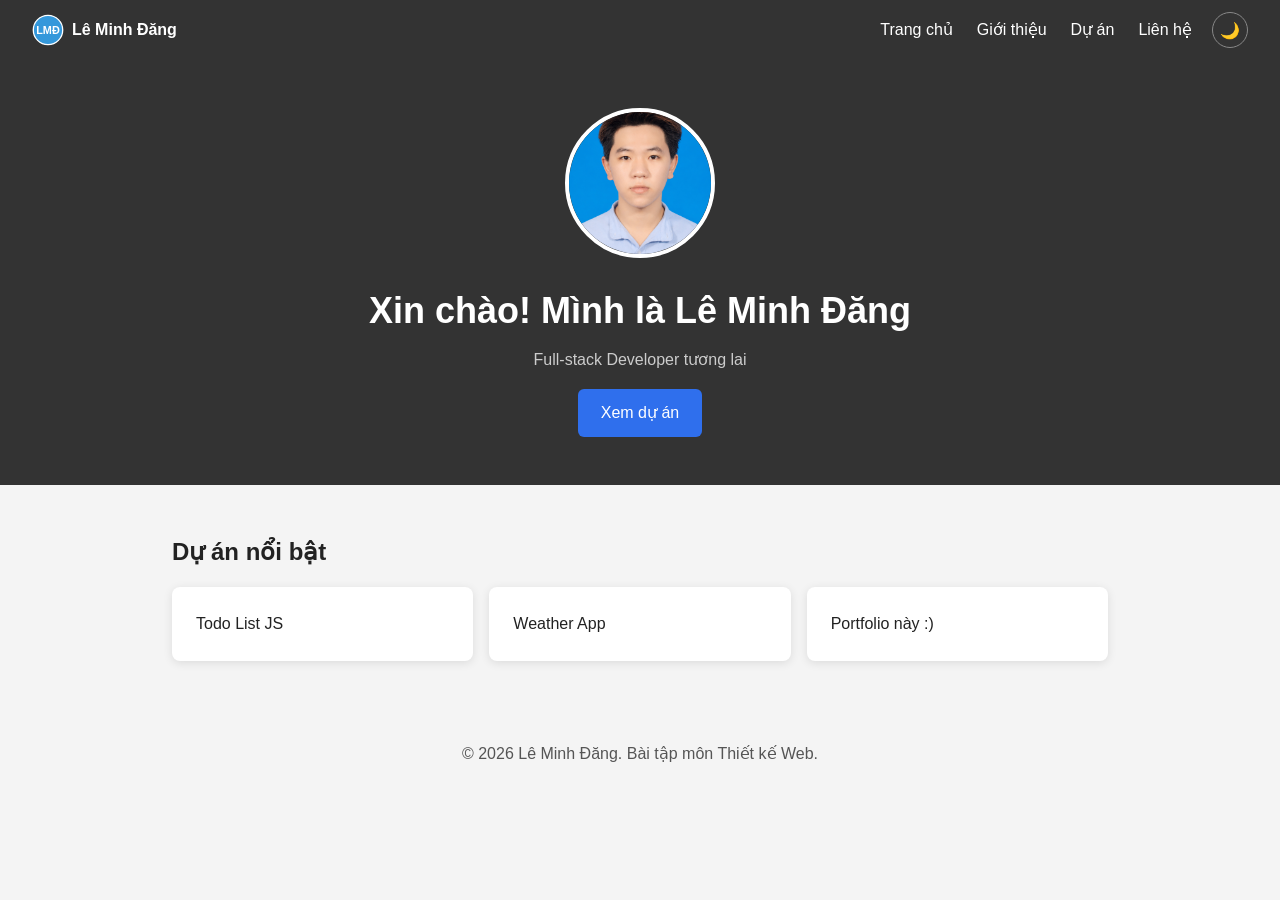
<file: index.html>
<!DOCTYPE html>
<html lang="vi">
<head>
<meta charset="UTF-8">
<meta name="viewport" content="width=device-width, initial-scale=1.0">
<title>Trang chủ - Lê Minh Đăng</title>
<meta name="description" content="Portfolio của Lê Minh Đăng - sinh viên thiết kế web">
<link rel="stylesheet" href="style.css">
<script>try{var t=localStorage.getItem('theme');if(t)document.documentElement.dataset.theme=t;else if(matchMedia('(prefers-color-scheme: dark)').matches)document.documentElement.dataset.theme='dark'}catch(e){}</script>
</head>
<body>
<nav>
  <a href="index.html" class="brand"><img src="logo.svg" alt="Logo Lê Minh Đăng"><span>Lê Minh Đăng</span></a>
  <div class="links">
    <a href="index.html">Trang chủ</a>
    <a href="about.html">Giới thiệu</a>
    <a href="projects.html">Dự án</a>
    <a href="contact.html">Liên hệ</a>
    <button id="theme-toggle" type="button" aria-label="Đổi giao diện sáng/tối">🌙</button>
  </div>
</nav>
<header class="hero">
  <img src="avatar.jpg" alt="Ảnh chân dung Lê Minh Đăng" class="avatar">
  <h1>Xin chào! Mình là Lê Minh Đăng</h1>
  <p>Full-stack Developer tương lai</p>
  <a class="btn" href="projects.html">Xem dự án</a>
</header>
<main>
  <section class="reveal">
    <h2>Dự án nổi bật</h2>
    <div class="grid">
      <div class="card">Todo List JS</div>
      <div class="card">Weather App</div>
      <div class="card">Portfolio này :)</div>
    </div>
  </section>
</main>
<footer>© 2026 Lê Minh Đăng. Bài tập môn Thiết kế Web.</footer>
<script src="script.js"></script>
</body>
</html>
</file>
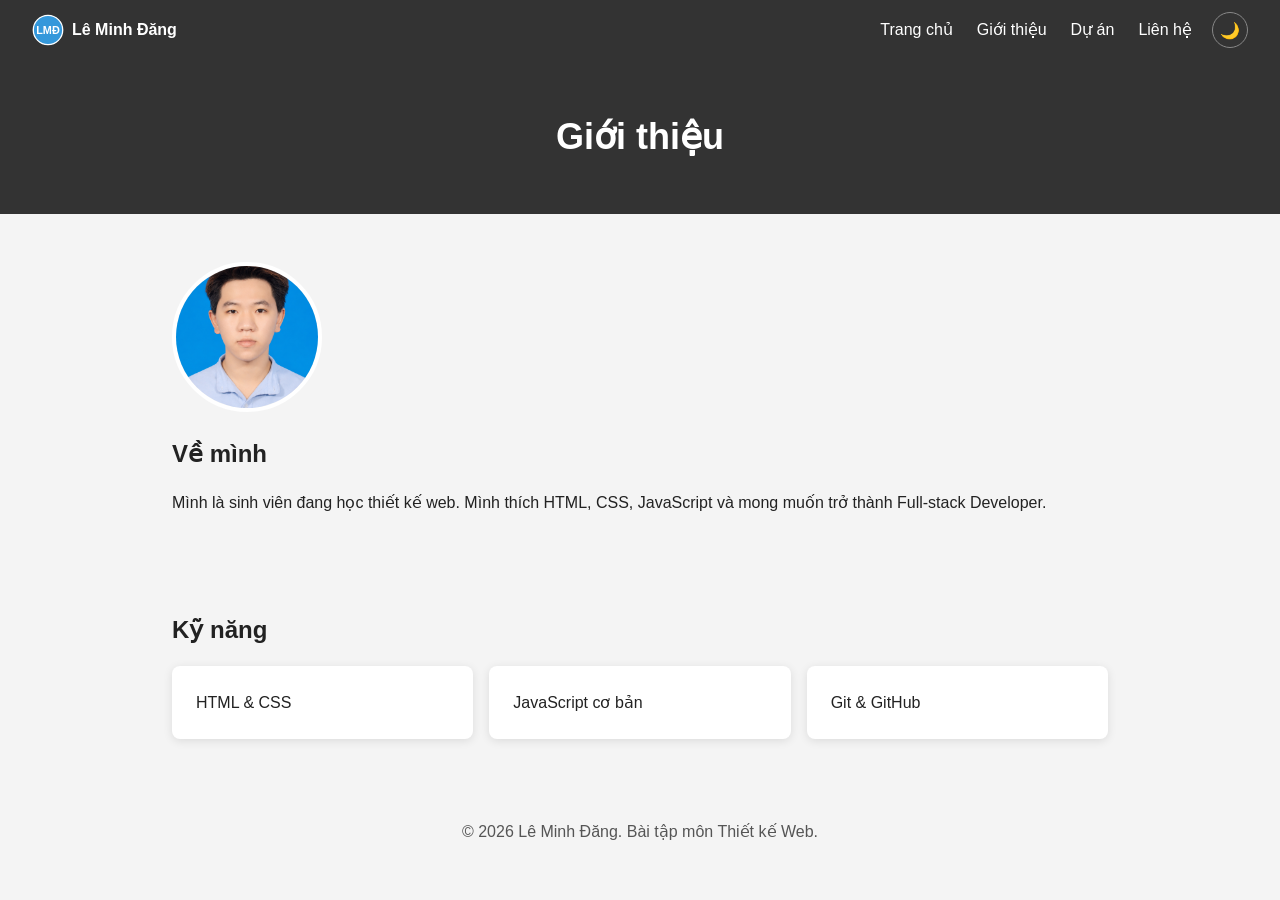
<file: about.html>
<!DOCTYPE html>
<html lang="vi">
<head>
<meta charset="UTF-8">
<meta name="viewport" content="width=device-width, initial-scale=1.0">
<title>Giới thiệu - Lê Minh Đăng</title>
<meta name="description" content="Portfolio của Lê Minh Đăng - sinh viên thiết kế web">
<link rel="stylesheet" href="style.css">
<script>try{var t=localStorage.getItem('theme');if(t)document.documentElement.dataset.theme=t;else if(matchMedia('(prefers-color-scheme: dark)').matches)document.documentElement.dataset.theme='dark'}catch(e){}</script>
</head>
<body>
<nav>
  <a href="index.html" class="brand"><img src="logo.svg" alt="Logo Lê Minh Đăng"><span>Lê Minh Đăng</span></a>
  <div class="links">
    <a href="index.html">Trang chủ</a>
    <a href="about.html">Giới thiệu</a>
    <a href="projects.html">Dự án</a>
    <a href="contact.html">Liên hệ</a>
    <button id="theme-toggle" type="button" aria-label="Đổi giao diện sáng/tối">🌙</button>
  </div>
</nav>
<header class="hero"><h1>Giới thiệu</h1></header>
<main>
  <section class="reveal">
    <img src="avatar.jpg" alt="Ảnh chân dung Lê Minh Đăng" class="avatar">
    <h2>Về mình</h2>
    <p>Mình là sinh viên đang học thiết kế web. Mình thích HTML, CSS, JavaScript và mong muốn trở thành Full-stack Developer.</p>
  </section>
  <section class="reveal">
    <h2>Kỹ năng</h2>
    <div class="grid">
      <div class="card">HTML &amp; CSS</div>
      <div class="card">JavaScript cơ bản</div>
      <div class="card">Git &amp; GitHub</div>
    </div>
  </section>
</main>
<footer>© 2026 Lê Minh Đăng. Bài tập môn Thiết kế Web.</footer>
<script src="script.js"></script>
</body>
</html>
</file>
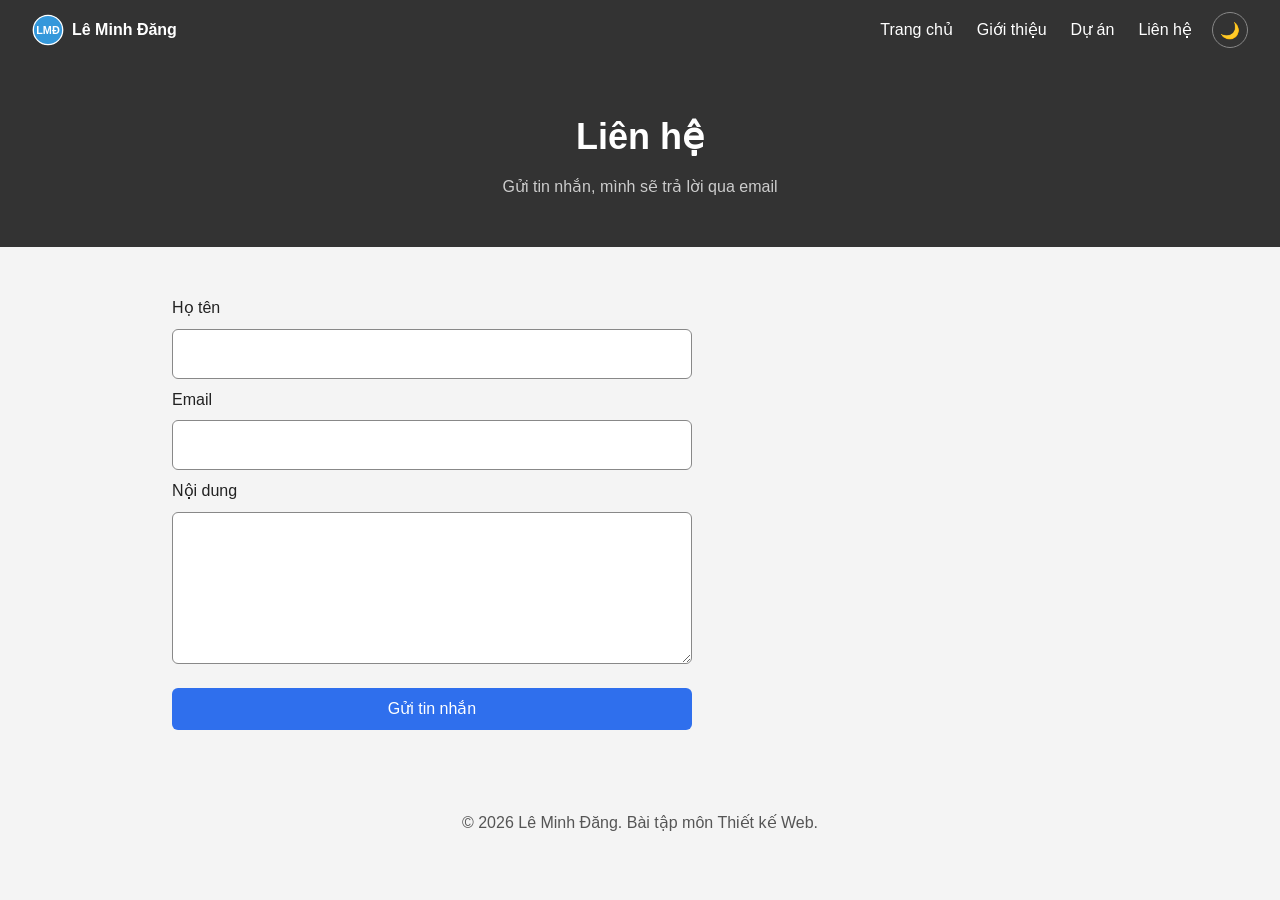
<file: contact.html>
<!DOCTYPE html>
<html lang="vi">
<head>
<meta charset="UTF-8">
<meta name="viewport" content="width=device-width, initial-scale=1.0">
<title>Liên hệ - Lê Minh Đăng</title>
<meta name="description" content="Portfolio của Lê Minh Đăng - sinh viên thiết kế web">
<link rel="stylesheet" href="style.css">
<script>try{var t=localStorage.getItem('theme');if(t)document.documentElement.dataset.theme=t;else if(matchMedia('(prefers-color-scheme: dark)').matches)document.documentElement.dataset.theme='dark'}catch(e){}</script>
</head>
<body>
<nav>
  <a href="index.html" class="brand"><img src="logo.svg" alt="Logo Lê Minh Đăng"><span>Lê Minh Đăng</span></a>
  <div class="links">
    <a href="index.html">Trang chủ</a>
    <a href="about.html">Giới thiệu</a>
    <a href="projects.html">Dự án</a>
    <a href="contact.html">Liên hệ</a>
    <button id="theme-toggle" type="button" aria-label="Đổi giao diện sáng/tối">🌙</button>
  </div>
</nav>
<header class="hero"><h1>Liên hệ</h1><p>Gửi tin nhắn, mình sẽ trả lời qua email</p></header>
<main>
  <section class="reveal">
    <form action="https://formspree.io/f/xqpqgbzw" method="POST">
      <label for="name">Họ tên</label>
      <input type="text" id="name" name="name" required>
      <label for="email">Email</label>
      <input type="email" id="email" name="email" required>
      <label for="message">Nội dung</label>
      <textarea id="message" name="message" rows="5" required></textarea>
      <button type="submit" class="btn">Gửi tin nhắn</button>
    </form>
  </section>
</main>
<footer>© 2026 Lê Minh Đăng. Bài tập môn Thiết kế Web.</footer>
<script src="script.js"></script>
</body>
</html>
</file>
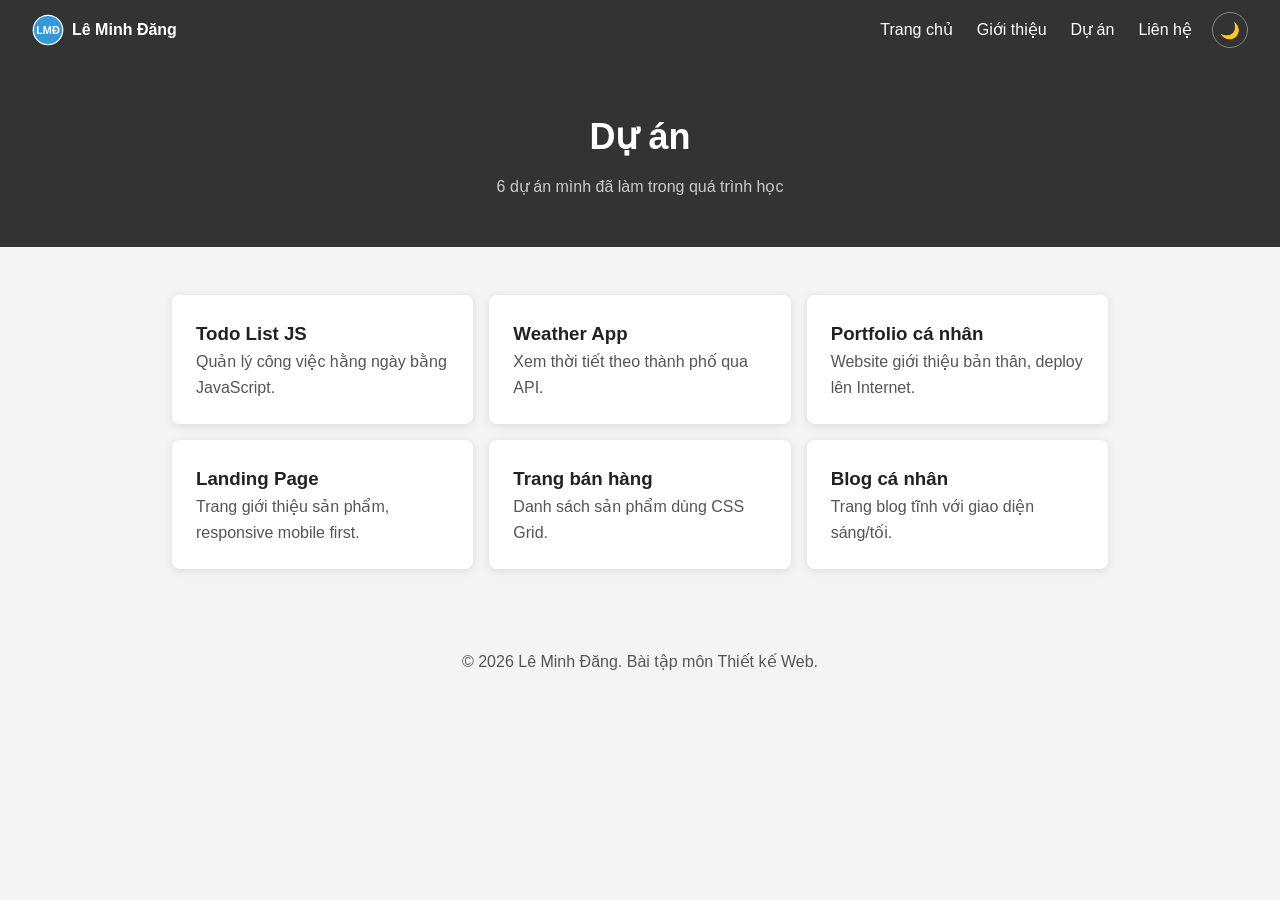
<file: projects.html>
<!DOCTYPE html>
<html lang="vi">
<head>
<meta charset="UTF-8">
<meta name="viewport" content="width=device-width, initial-scale=1.0">
<title>Dự án - Lê Minh Đăng</title>
<meta name="description" content="Portfolio của Lê Minh Đăng - sinh viên thiết kế web">
<link rel="stylesheet" href="style.css">
<script>try{var t=localStorage.getItem('theme');if(t)document.documentElement.dataset.theme=t;else if(matchMedia('(prefers-color-scheme: dark)').matches)document.documentElement.dataset.theme='dark'}catch(e){}</script>
</head>
<body>
<nav>
  <a href="index.html" class="brand"><img src="logo.svg" alt="Logo Lê Minh Đăng"><span>Lê Minh Đăng</span></a>
  <div class="links">
    <a href="index.html">Trang chủ</a>
    <a href="about.html">Giới thiệu</a>
    <a href="projects.html">Dự án</a>
    <a href="contact.html">Liên hệ</a>
    <button id="theme-toggle" type="button" aria-label="Đổi giao diện sáng/tối">🌙</button>
  </div>
</nav>
<header class="hero"><h1>Dự án</h1><p>6 dự án mình đã làm trong quá trình học</p></header>
<main>
  <section>
    <div class="grid projects">
      <article class="card reveal"><h3>Todo List JS</h3><p>Quản lý công việc hằng ngày bằng JavaScript.</p></article>
      <article class="card reveal"><h3>Weather App</h3><p>Xem thời tiết theo thành phố qua API.</p></article>
      <article class="card reveal"><h3>Portfolio cá nhân</h3><p>Website giới thiệu bản thân, deploy lên Internet.</p></article>
      <article class="card reveal"><h3>Landing Page</h3><p>Trang giới thiệu sản phẩm, responsive mobile first.</p></article>
      <article class="card reveal"><h3>Trang bán hàng</h3><p>Danh sách sản phẩm dùng CSS Grid.</p></article>
      <article class="card reveal"><h3>Blog cá nhân</h3><p>Trang blog tĩnh với giao diện sáng/tối.</p></article>
    </div>
  </section>
</main>
<footer>© 2026 Lê Minh Đăng. Bài tập môn Thiết kế Web.</footer>
<script src="script.js"></script>
</body>
</html>
</file>
<file: style.css>
:root{--bg:#f4f4f4;--surface:#fff;--text:#222;--muted:#555;--nav:#333;--accent:#2f6fed;--shadow:0 2px 10px rgba(0,0,0,.1)}
:root[data-theme="dark"]{--bg:#121417;--surface:#1c2025;--text:#e8eaed;--muted:#aab0b8;--nav:#0b0c0e;--accent:#6ea0ff;--shadow:0 2px 10px rgba(0,0,0,.5)}
*{margin:0;padding:0;box-sizing:border-box}
body{font-family:'Segoe UI',sans-serif;line-height:1.6;background:var(--bg);color:var(--text);transition:background .3s,color .3s}
nav{background:var(--nav);padding:.75rem 1rem;display:flex;flex-direction:column;align-items:center;gap:.5rem}
.brand{display:flex;align-items:center;gap:.5rem;color:#fff;text-decoration:none;font-weight:600}
.brand img{width:32px;height:32px}
.links{display:flex;flex-wrap:wrap;justify-content:center;align-items:center;gap:.25rem 1rem}
.links a{color:#fff;text-decoration:none;padding:.25rem .25rem}
.links a:hover{text-decoration:underline}
#theme-toggle{background:none;border:1px solid #888;border-radius:50%;width:36px;height:36px;cursor:pointer;font-size:1rem}
.hero{text-align:center;padding:3rem 1rem;background:var(--nav);color:#fff}
.hero h1{font-size:1.75rem}
.hero p{margin-top:.5rem;color:#ccc}
.avatar{width:150px;height:150px;border-radius:50%;object-fit:cover;border:4px solid #fff;margin-bottom:1rem}
main{max-width:1000px;margin:0 auto}
section{padding:2rem 1rem}
section h2{margin-bottom:1rem}
.grid{display:grid;grid-template-columns:1fr;gap:1rem}
.card{background:var(--surface);padding:1.5rem;border-radius:8px;box-shadow:var(--shadow)}
.card p{color:var(--muted)}
.btn{display:inline-block;margin-top:1rem;background:var(--accent);color:#fff;border:0;padding:.7rem 1.4rem;border-radius:6px;font-size:1rem;text-decoration:none;cursor:pointer}
form{display:flex;flex-direction:column;gap:.5rem;max-width:520px}
input,textarea{padding:.7rem;border:1px solid #888;border-radius:6px;font:inherit;background:var(--surface);color:var(--text)}
a:focus-visible,button:focus-visible,input:focus-visible,textarea:focus-visible{outline:3px solid var(--accent);outline-offset:2px}
footer{text-align:center;padding:2rem 1rem;color:var(--muted)}
.reveal{opacity:0;transform:translateY(24px);transition:opacity .6s,transform .6s}
.reveal.visible{opacity:1;transform:none}
@media(min-width:600px){nav{flex-direction:row;justify-content:space-between;padding:.75rem 2rem}.grid{grid-template-columns:repeat(2,1fr)}.hero h1{font-size:2.25rem}}
@media(min-width:900px){.projects,.grid{grid-template-columns:repeat(3,1fr)}section{padding:3rem 2rem}}
@media(prefers-reduced-motion:reduce){.reveal{opacity:1;transform:none;transition:none}}
</file>
